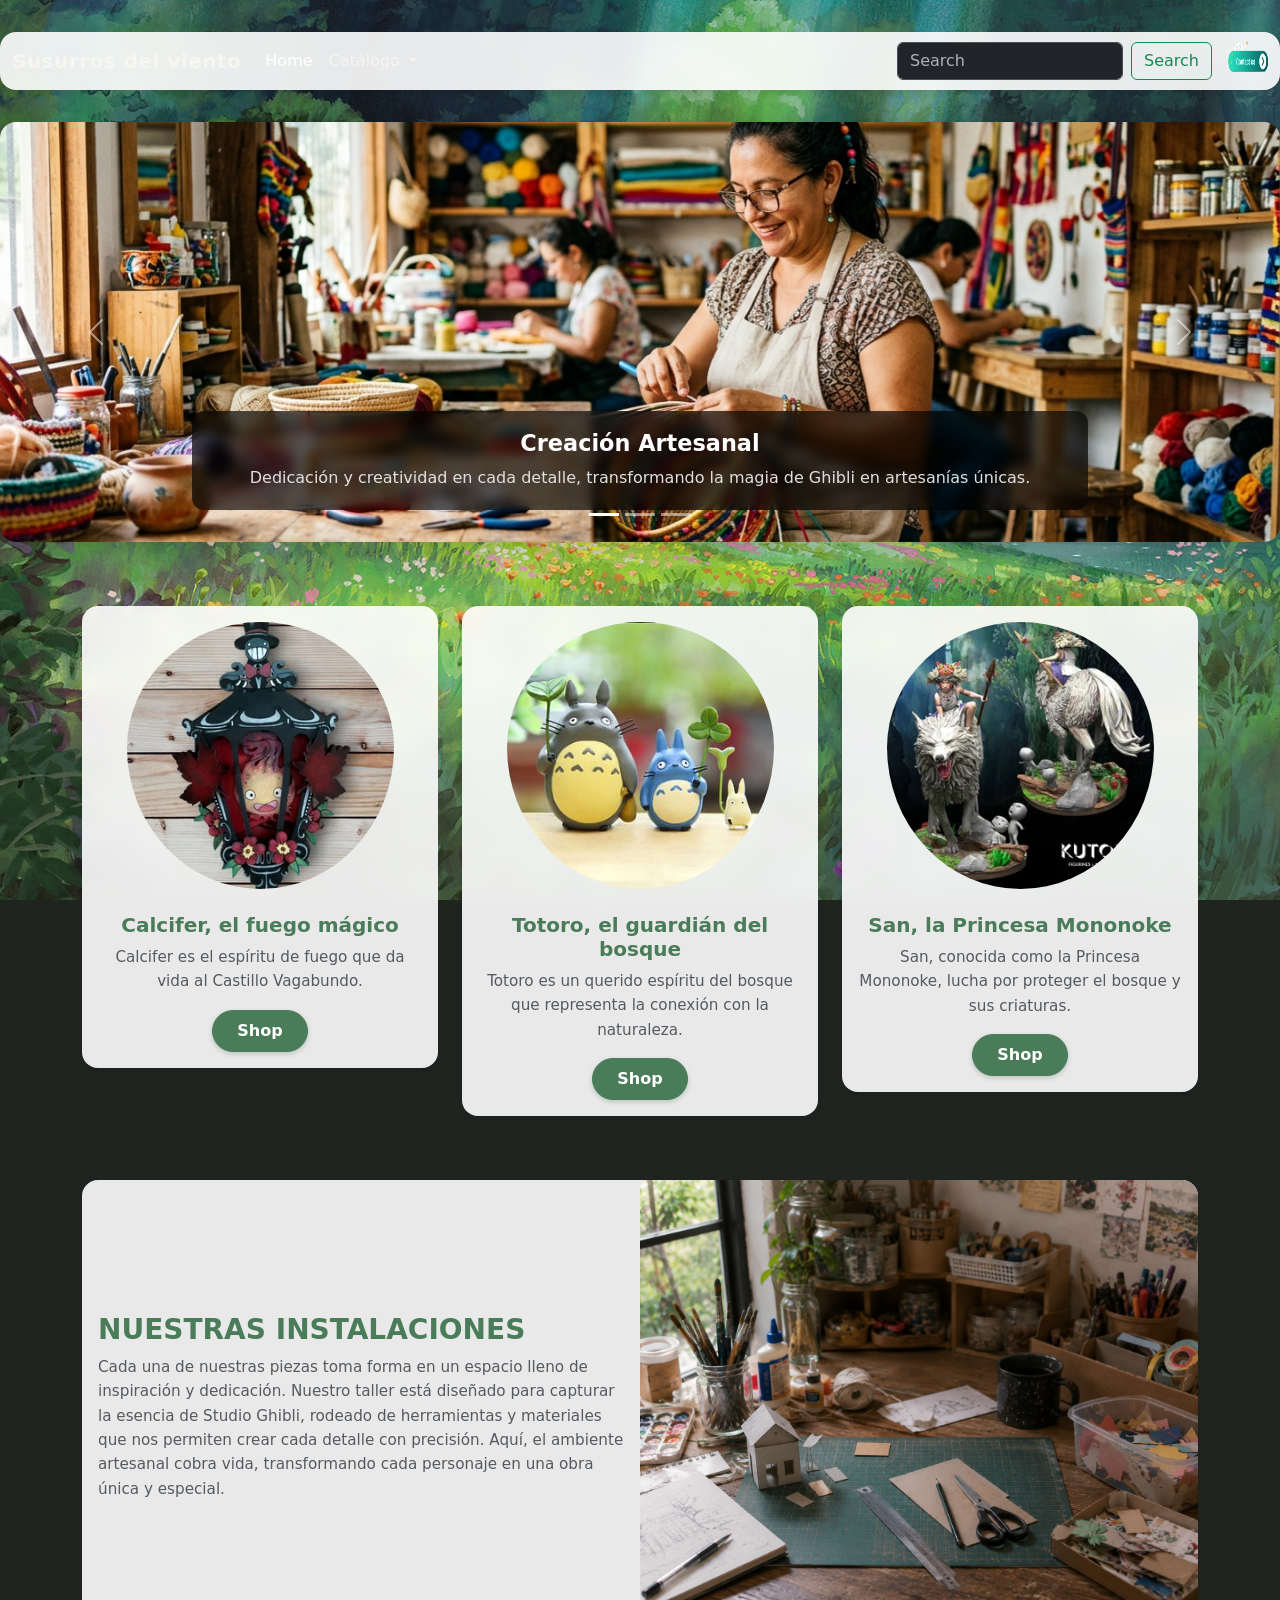
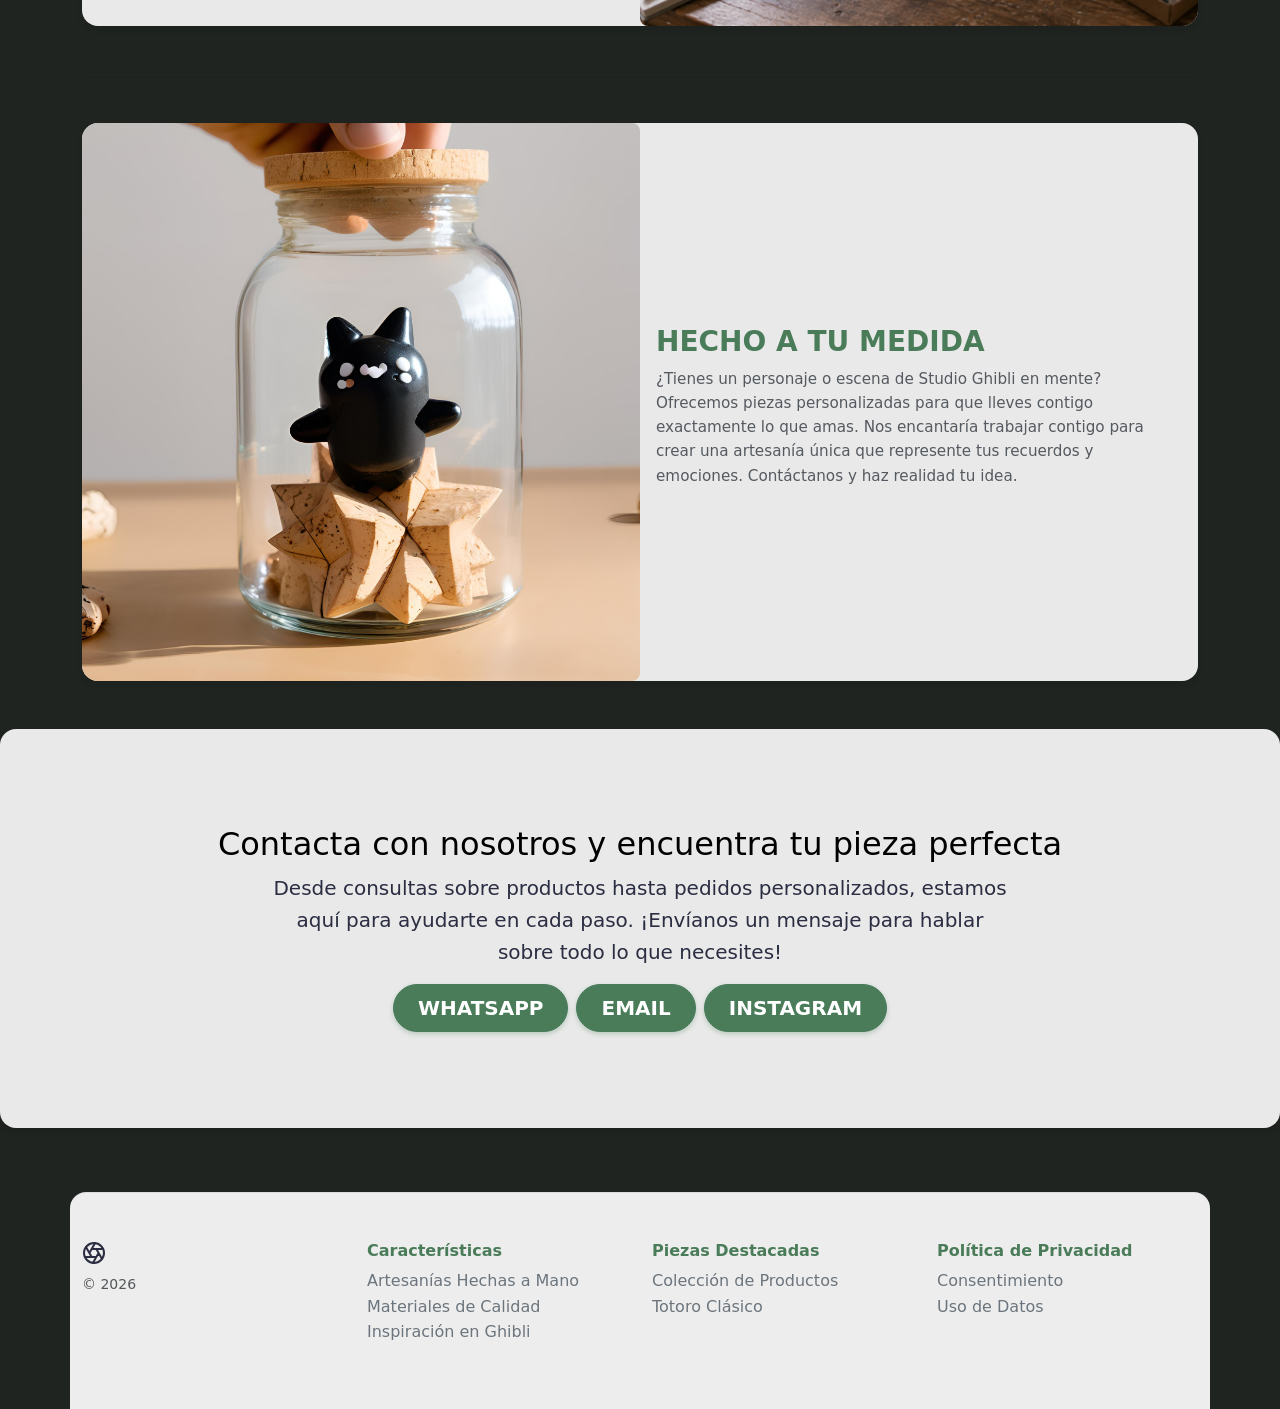
<file: frontend/index.html>
<!DOCTYPE html>
<html lang="es">
<head>
    <meta charset="UTF-8">
    <meta http-equiv="X-UA-Compatible" content="IE=edge">
    <meta name="viewport" content="width=device-width, initial-scale=1.0">
    <title>Artesanías Susurros del Viento</title>
    <link href="https://cdn.jsdelivr.net/npm/bootstrap@5.3.0-alpha2/dist/css/bootstrap.min.css" rel="stylesheet" integrity="sha384-aFq/bzH65dt+w6FI2ooMVUpc+21e0SRygnTpmBvdBgSdnuTN7QbdgL+OapgHtvPp" crossorigin="anonymous">
    <link rel="stylesheet" href="/frontend/assets/css/styles.css">
    <link rel="icon" href="/frontend/assets/img/logooo.ico">
</head>
<body>

    <!-- Menú principal -->
    <header>
      <nav class="navbar navbar-expand-lg bg-body-tertiary" data-bs-theme="dark">
          <div class="container-fluid">
            <a class="navbar-brand" href="index.html">Susurros del viento</a>
            <button class="navbar-toggler" type="button" data-bs-toggle="collapse" data-bs-target="#navbarSupportedContent" aria-controls="navbarSupportedContent" aria-expanded="false" aria-label="Toggle navigation">
              <span class="navbar-toggler-icon"></span>
            </button>
            <div class="collapse navbar-collapse" id="navbarSupportedContent">
              <ul class="navbar-nav me-auto mb-2 mb-lg-0">
                <li class="nav-item">
                  <a class="nav-link active" aria-current="page" href="index.html">Home</a>
                </li>
                <li class="nav-item dropdown">
                  <a class="nav-link dropdown-toggle" href="#" role="button" data-bs-toggle="dropdown" aria-expanded="false">
                    Catálogo
                  </a>
                  <ul class="dropdown-menu">
                    <li><a class="dropdown-item" href="#">Destacados</a></li>
                    <li><a class="dropdown-item" href="Todoslosarticulos.html">Todos los artículos</a></li>
                    <li><hr class="dropdown-divider"></li>
                    <li><a class="dropdown-item" href="articulospersonalizados.html">Pedidos personalizados</a></li>
                  </ul>
                </li>
              </ul>
              <div class="d-flex align-items-center gap-2">
                <form class="d-flex" role="search">
                  <input class="form-control me-2" type="search" placeholder="Search" aria-label="Search">
                  <button class="btn btn-outline-success" type="submit">Search</button> 
                </form>
                <a class="link-primary ms-2" href="formulario.html" aria-label="Iniciar sesión / Contacto">
                  <img src="/frontend/assets/img/button-removebg.png" alt="Botón de contacto" width="40" height="40">
                </a>
              </div>
            </div>
          </div>
        </nav>
    </header>

    <main>
      <!-- Carrusel -->
      <section id="carouselExampleCaptions" class="carousel slide">
        <div class="carousel-indicators">
            <button type="button" data-bs-target="#carouselExampleCaptions" data-bs-slide-to="0" class="active" aria-current="true" aria-label="Slide 1"></button>
            <button type="button" data-bs-target="#carouselExampleCaptions" data-bs-slide-to="1" aria-label="Slide 2"></button>
            <button type="button" data-bs-target="#carouselExampleCaptions" data-bs-slide-to="2" aria-label="Slide 3"></button>
        </div>
        <div class="carousel-inner">
            <div class="carousel-item active">
              <img src="/frontend/assets/img/diseño1.png" class="d-block w-100" alt="Creación artesanal">
              <div class="carousel-caption d-none d-md-block">
                  <h5>Creación Artesanal</h5>
                  <p>Dedicación y creatividad en cada detalle, transformando la magia de Ghibli en artesanías únicas.</p>
              </div>
            </div>
            <div class="carousel-item">
              <img src="/frontend/assets/img/2.png" class="d-block w-100" alt="Magia de Totoro">
              <div class="carousel-caption d-none d-md-block">
                  <h5>Magia de Totoro</h5>
                  <p>La alegría de descubrir la magia de Totoro en una de nuestras piezas hechas a mano.</p>
              </div>
            </div>
            <div class="carousel-item">
              <img src="/frontend/assets/img/3.png" class="d-block w-100" alt="Nuestro taller">
              <div class="carousel-caption d-none d-md-block">
                  <h5>Nuestro Taller</h5>
                  <p>Un vistazo a nuestro taller, donde la pasión por el anime cobra vida en cada creación.</p>
              </div>
            </div>
        </div>
        <button class="carousel-control-prev" type="button" data-bs-target="#carouselExampleCaptions" data-bs-slide="prev">
            <span class="carousel-control-prev-icon" aria-hidden="true"></span>
            <span class="visually-hidden">Previous</span>
        </button>
        <button class="carousel-control-next" type="button" data-bs-target="#carouselExampleCaptions" data-bs-slide="next">
            <span class="carousel-control-next-icon" aria-hidden="true"></span>
            <span class="visually-hidden">Next</span>
        </button>
      </section>

      <!-- Productos destacados -->
      <section class="container my-5">
          <div class="row text-center">
              <div class="col-12 col-sm-4">
                  <article class="card border-0 my-3">
                      <img src="/frontend/assets/img/calcifer.webp" class="card-img-top w-75 mx-auto rounded-circle" alt="Artesanía de Calcifer">
                      <div class="card-body">
                        <h5 class="card-title">Calcifer, el fuego mágico</h5>
                        <p class="card-text">Calcifer es el espíritu de fuego que da vida al Castillo Vagabundo.</p>
                        <a href="#" class="btn btn-primary">Shop</a>
                      </div>
                  </article>
              </div>
              <div class="col-12 col-sm-4">
                  <article class="card border-0 my-3">
                      <img src="/frontend/assets/img/totoro.jpg" class="card-img-top w-75 mx-auto rounded-circle" alt="Artesanía de Totoro">
                      <div class="card-body">
                        <h5 class="card-title">Totoro, el guardián del bosque</h5>
                        <p class="card-text">Totoro es un querido espíritu del bosque que representa la conexión con la naturaleza.</p>
                        <a href="#" class="btn btn-primary">Shop</a>
                      </div>
                  </article>
              </div>
              <div class="col-12 col-sm-4">
                  <article class="card border-0 my-3">
                      <img src="/frontend/assets/img/princesakaguya.webp" class="card-img-top w-75 mx-auto rounded-circle" alt="Artesanía de San, Princesa Mononoke">
                      <div class="card-body">
                        <h5 class="card-title">San, la Princesa Mononoke</h5>
                        <p class="card-text">San, conocida como la Princesa Mononoke, lucha por proteger el bosque y sus criaturas.</p>
                        <a href="#" class="btn btn-primary">Shop</a>
                      </div>
                  </article>
              </div>
          </div>

          <!-- Secciones informativas -->
          <article class="card my-5 border-0">
              <div class="row g-0 align-items-center">
                 <div class="col-md-6">
                  <div class="card-body">
                    <h3 class="card-title">NUESTRAS INSTALACIONES</h3>
                    <p class="card-text">Cada una de nuestras piezas toma forma en un espacio lleno de inspiración y dedicación. Nuestro taller está diseñado para capturar la esencia de Studio Ghibli, rodeado de herramientas y materiales que nos permiten crear cada detalle con precisión. Aquí, el ambiente artesanal cobra vida, transformando cada personaje en una obra única y especial.</p>
                  </div>
                </div>
                <div class="col-md-6">
                  <img src="/frontend/assets/img/lugar.png" class="img-fluid rounded-3" alt="Fotografía del taller de instalaciones">
                </div>
              </div>
          </article>
          <hr>
          <article class="card my-5 border-0">
              <div class="row g-0 align-items-center">
                <div class="col-md-6">
                  <img src="/frontend/assets/img/susuwatari.png" class="img-fluid rounded-3" alt="Figura de Susuwatari hecha a medida">
                </div>
                <div class="col-md-6">
                  <div class="card-body">
                    <h3 class="card-title">HECHO A TU MEDIDA</h3>
                    <p class="card-text">¿Tienes un personaje o escena de Studio Ghibli en mente? Ofrecemos piezas personalizadas para que lleves contigo exactamente lo que amas. Nos encantaría trabajar contigo para crear una artesanía única que represente tus recuerdos y emociones. Contáctanos y haz realidad tu idea.</p>
                  </div>
                </div>
              </div>
          </article>
      </section>
      
      <!-- Llamado a la acción -->
      <section class="p-5 text-center bg-body-tertiary">
          <div class="container py-5">
              <h2 class="text-body-emphasis">Contacta con nosotros y encuentra tu pieza perfecta</h2>
              <p class="col-lg-8 mx-auto lead">
                Desde consultas sobre productos hasta pedidos personalizados, estamos aquí para ayudarte en cada paso. ¡Envíanos un mensaje para hablar sobre todo lo que necesites!
              </p>
              <div class="d-flex justify-content-center gap-2 flex-wrap">
                <a href="#" class="btn btn-primary btn-lg">WHATSAPP</a>
                <a href="formulario.html" class="btn btn-primary btn-lg">EMAIL</a>
                <a href="#" class="btn btn-primary btn-lg">INSTAGRAM</a>
              </div>
          </div>
      </section>
    </main>
    
    <footer class="container py-5">
        <div class="row">
          <div class="col-12 col-md">
            <svg xmlns="http://www.w3.org/2000/svg" width="24" height="24" fill="none" stroke="currentColor" stroke-linecap="round" stroke-linejoin="round" stroke-width="2" class="d-block mb-2" role="img" viewBox="0 0 24 24"><title>Product</title><circle cx="12" cy="12" r="10"></circle><path d="M14.31 8l5.74 9.94M9.69 8h11.48M7.38 12l5.74-9.94M9.69 16L3.95 6.06M14.31 16H2.83m13.79-4l-5.74 9.94"></path></svg>
            <small class="d-block mb-3 text-body-secondary">© 2026</small>
          </div>
          <div class="col-6 col-md">
            <h5>Características</h5>
            <ul class="list-unstyled text-small">
              <li><a class="link-secondary" href="#">Artesanías Hechas a Mano</a></li>
              <li><a class="link-secondary" href="#">Materiales de Calidad</a></li>
              <li><a class="link-secondary" href="#">Inspiración en Ghibli</a></li>
            </ul>
          </div>
          <div class="col-6 col-md">
            <h5>Piezas Destacadas</h5>
            <ul class="list-unstyled text-small">
              <li><a class="link-secondary" href="#">Colección de Productos</a></li>
              <li><a class="link-secondary" href="#">Totoro Clásico</a></li>
            </ul>
          </div>
          <div class="col-6 col-md">
            <h5>Política de Privacidad</h5>
            <ul class="list-unstyled text-small">
              <li><a class="link-secondary" href="#">Consentimiento</a></li>
              <li><a class="link-secondary" href="#">Uso de Datos</a></li>
            </ul>
          </div>
        </div>
      </footer>
    
    <script src="https://cdn.jsdelivr.net/npm/bootstrap@5.3.0-alpha2/dist/js/bootstrap.bundle.min.js" integrity="sha384-qKXV1j0HvMUeCBQ+QVp7JcfGl760yU08IQ+GpUo5hlbpg51QRiuqHAJz8+BrxE/N" crossorigin="anonymous"></script>
    <script src="/frontend/assets/js/script.js"></script>  
  </body>

</html>
</file>
<file: frontend/assets/css/styles.css>
/* ==========================================
   1. VARIABLES Y CONFIGURACIÓN GLOBAL
   ========================================== */
:root {
  --primary-color: #4a7c59;      /* Verde bosque Ghibli */
  --primary-hover: #3b6346;
  --accent-color: #d97736;       /* Naranja cálido Calcifer */
  --bg-overlay: rgba(248, 246, 240, 0.82); /* Fondo suave con transparencia */
  --card-bg: rgba(255, 255, 255, 0.90);    /* Blanco cristal esmerilado */
  --text-main: #2b2d42;
  --text-muted: #555a60;
  --shadow-sm: 0 4px 6px rgba(0, 0, 0, 0.08);
  --shadow-md: 0 10px 25px rgba(0, 0, 0, 0.15);
  --radius: 16px;
  --transition: all 0.3s ease;
}

/* Reset básico y tipografía */
* {
  box-sizing: border-box;
}

body {
  font-family: 'Quicksand', system-ui, -apple-system, sans-serif;
  color: var(--text-main);
  line-height: 1.6;
  min-height: 100vh;
  margin: 0;

  /* ==========================================
     CONFIGURACIÓN DE IMAGEN DE FONDO
     ========================================== */
  background-image: url('../img/fondo.jpg') !important;
  background-size: cover !important;
  background-position: center !important;
  background-repeat: no-repeat !important;
  background-attachment: fixed !important;
  background-color: #1f2421 !important; /* Color de reserva en caso de carga lenta */
}

/* ==========================================
   2. BARRA DE NAVEGACIÓN (NAVBAR)
   ========================================== */
.navbar {
  box-shadow: var(--shadow-sm);
  background-color: rgba(31, 36, 33, 0.95) !important;
  backdrop-filter: blur(8px);
}

.navbar-brand {
  font-weight: 700;
  letter-spacing: 0.5px;
  color: #f8f6f0 !important;
}

.nav-link {
  font-weight: 500;
  transition: var(--transition);
}

.nav-link:hover {
  color: var(--accent-color) !important;
}

/* ==========================================
   3. CARRUSEL DE IMÁGENES
   ========================================== */
.carousel {
  border-radius: var(--radius);
  overflow: hidden;
  box-shadow: var(--shadow-md);
  margin-top: 1.5rem;
  margin-bottom: 2rem;
}

.carousel-item img {
  height: 420px;
  object-fit: cover;
}

.carousel-caption {
  background: rgba(0, 0, 0, 0.65);
  backdrop-filter: blur(6px);
  border-radius: 12px;
  padding: 1.2rem 1.8rem;
  bottom: 2rem;
}

.carousel-caption h5 {
  font-weight: 700;
  color: #ffffff;
  font-size: 1.4rem;
}

.carousel-caption p {
  color: #e0e0e0;
  margin-bottom: 0;
}

/* ==========================================
   4. TARJETAS DE PRODUCTO Y SECCIONES (CARDS)
   ========================================== */
.card {
  border: none !important;
  border-radius: var(--radius) !important;
  background-color: var(--card-bg) !important;
  backdrop-filter: blur(10px);
  -webkit-backdrop-filter: blur(10px);
  box-shadow: var(--shadow-sm);
  transition: var(--transition);
  overflow: hidden;
}

.card:hover {
  transform: translateY(-8px);
  box-shadow: var(--shadow-md);
}

.card-img-top {
  transition: var(--transition);
  padding-top: 1rem;
}

.card:hover .card-img-top {
  transform: scale(1.05);
}

.card-title {
  font-weight: 700;
  color: var(--primary-color);
  margin-top: 0.5rem;
}

.card-text {
  color: var(--text-muted);
  font-size: 0.95rem;
}

/* Contenedor del banner informativo inferior */
.bg-body-tertiary {
  background-color: var(--card-bg) !important;
  backdrop-filter: blur(10px);
  border-radius: var(--radius);
  box-shadow: var(--shadow-sm);
  margin-top: 2rem;
  margin-bottom: 2rem;
}

/* ==========================================
   5. BOTONES PERSONALIZADOS
   ========================================== */
.btn-primary {
  background-color: var(--primary-color) !important;
  border-color: var(--primary-color) !important;
  border-radius: 25px !important;
  padding: 0.5rem 1.5rem;
  font-weight: 600;
  transition: var(--transition) !important;
  box-shadow: 0 2px 5px rgba(74, 124, 89, 0.3);
}

.btn-primary:hover {
  background-color: var(--primary-hover) !important;
  border-color: var(--primary-hover) !important;
  transform: translateY(-2px);
  box-shadow: 0 4px 10px rgba(74, 124, 89, 0.4);
}

.btn-outline-primary {
  color: var(--primary-color) !important;
  border-color: var(--primary-color) !important;
  border-radius: 25px !important;
  font-weight: 600;
  transition: var(--transition) !important;
}

.btn-outline-primary:hover {
  background-color: var(--primary-color) !important;
  color: #ffffff !important;
}

/* ==========================================
   6. FORMULARIO DE CONTACTO (formulario.html)
   ========================================== */
.contact-box {
  background-color: var(--card-bg);
  backdrop-filter: blur(12px);
  border-radius: var(--radius);
  box-shadow: var(--shadow-md);
  padding: 2.5rem;
  max-width: 550px;
  margin: 3rem auto;
}

.contact-box h2 {
  color: var(--primary-color);
  font-weight: 700;
  margin-bottom: 1.5rem;
  text-align: center;
}

.field {
  width: 100%;
  padding: 0.8rem 1.2rem;
  margin-bottom: 1.2rem;
  border: 2px solid rgba(74, 124, 89, 0.2);
  border-radius: 10px;
  font-family: inherit;
  font-size: 0.95rem;
  transition: var(--transition);
  background-color: rgba(255, 255, 255, 0.9);
}

.field:focus {
  outline: none;
  border-color: var(--primary-color);
  background-color: #ffffff;
  box-shadow: 0 0 0 4px rgba(74, 124, 89, 0.2);
}

textarea.field {
  min-height: 120px;
  resize: vertical;
}

/* ==========================================
   7. VISTA GRID (articulospersonalizados.html)
   ========================================== */
.container-card {
  display: grid;
  grid-template-columns: repeat(auto-fit, minmax(280px, 1fr));
  gap: 2rem;
  padding: 2rem 1rem;
  max-width: 1200px;
  margin: 0 auto;
}

.contenido-card {
  padding: 1.5rem;
  text-align: center;
}

.contenido-card h3 {
  font-size: 1.25rem;
  color: var(--primary-color);
  font-weight: 700;
}

/* ==========================================
   8. PIE DE PÁGINA (FOOTER)
   ========================================== */
footer {
  border-top: 1px solid rgba(0, 0, 0, 0.08);
  background-color: rgba(255, 255, 255, 0.92) !important;
  backdrop-filter: blur(10px);
  margin-top: 4rem;
  border-radius: var(--radius) var(--radius) 0 0;
  padding: 3rem 1rem;
}

footer h5 {
  color: var(--primary-color);
  font-weight: 700;
  font-size: 1rem;
}

footer a {
  text-decoration: none;
  transition: var(--transition);
}

footer a:hover {
  color: var(--accent-color) !important;
}
</file>
